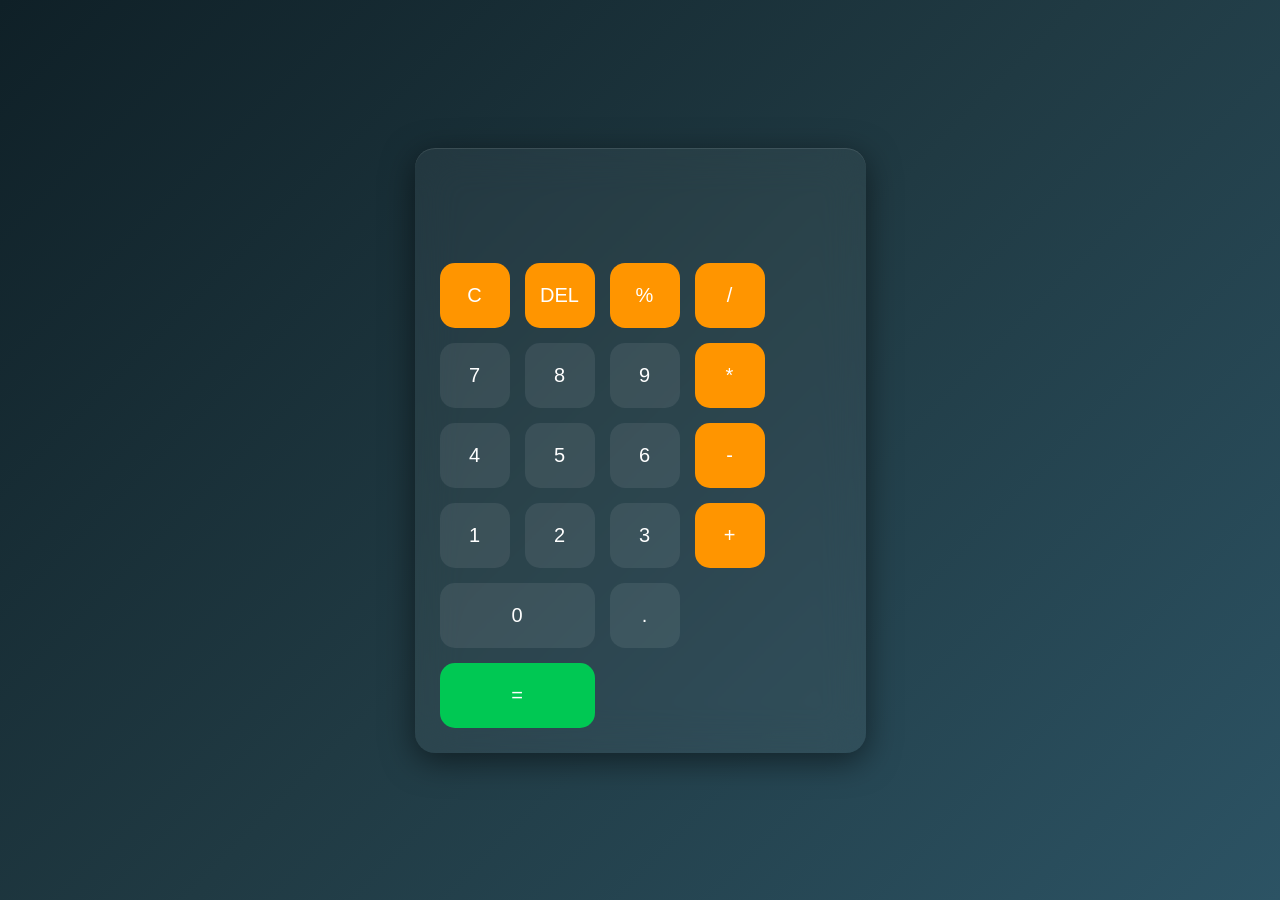
<file: CODSOFT/Calculator/index.html>
<!doctype html>
<html>
  <head>
    <title>Modern Calculator</title>
    <link rel="stylesheet" href="style.css" />
  </head>

  <body>
    <div class="calculator">
      <input type="text" id="display" disabled />

      <div class="buttons">
        <button class="operator">C</button>
        <button class="operator">DEL</button>
        <button class="operator">%</button>
        <button class="operator">/</button>

        <button>7</button>
        <button>8</button>
        <button>9</button>
        <button class="operator">*</button>

        <button>4</button>
        <button>5</button>
        <button>6</button>
        <button class="operator">-</button>

        <button>1</button>
        <button>2</button>
        <button>3</button>
        <button class="operator">+</button>

        <button class="zero">0</button>
        <button>.</button>
        <button class="equal">=</button>
      </div>
    </div>

    <script src="script.js"></script>
  </body>
</html>
</file>
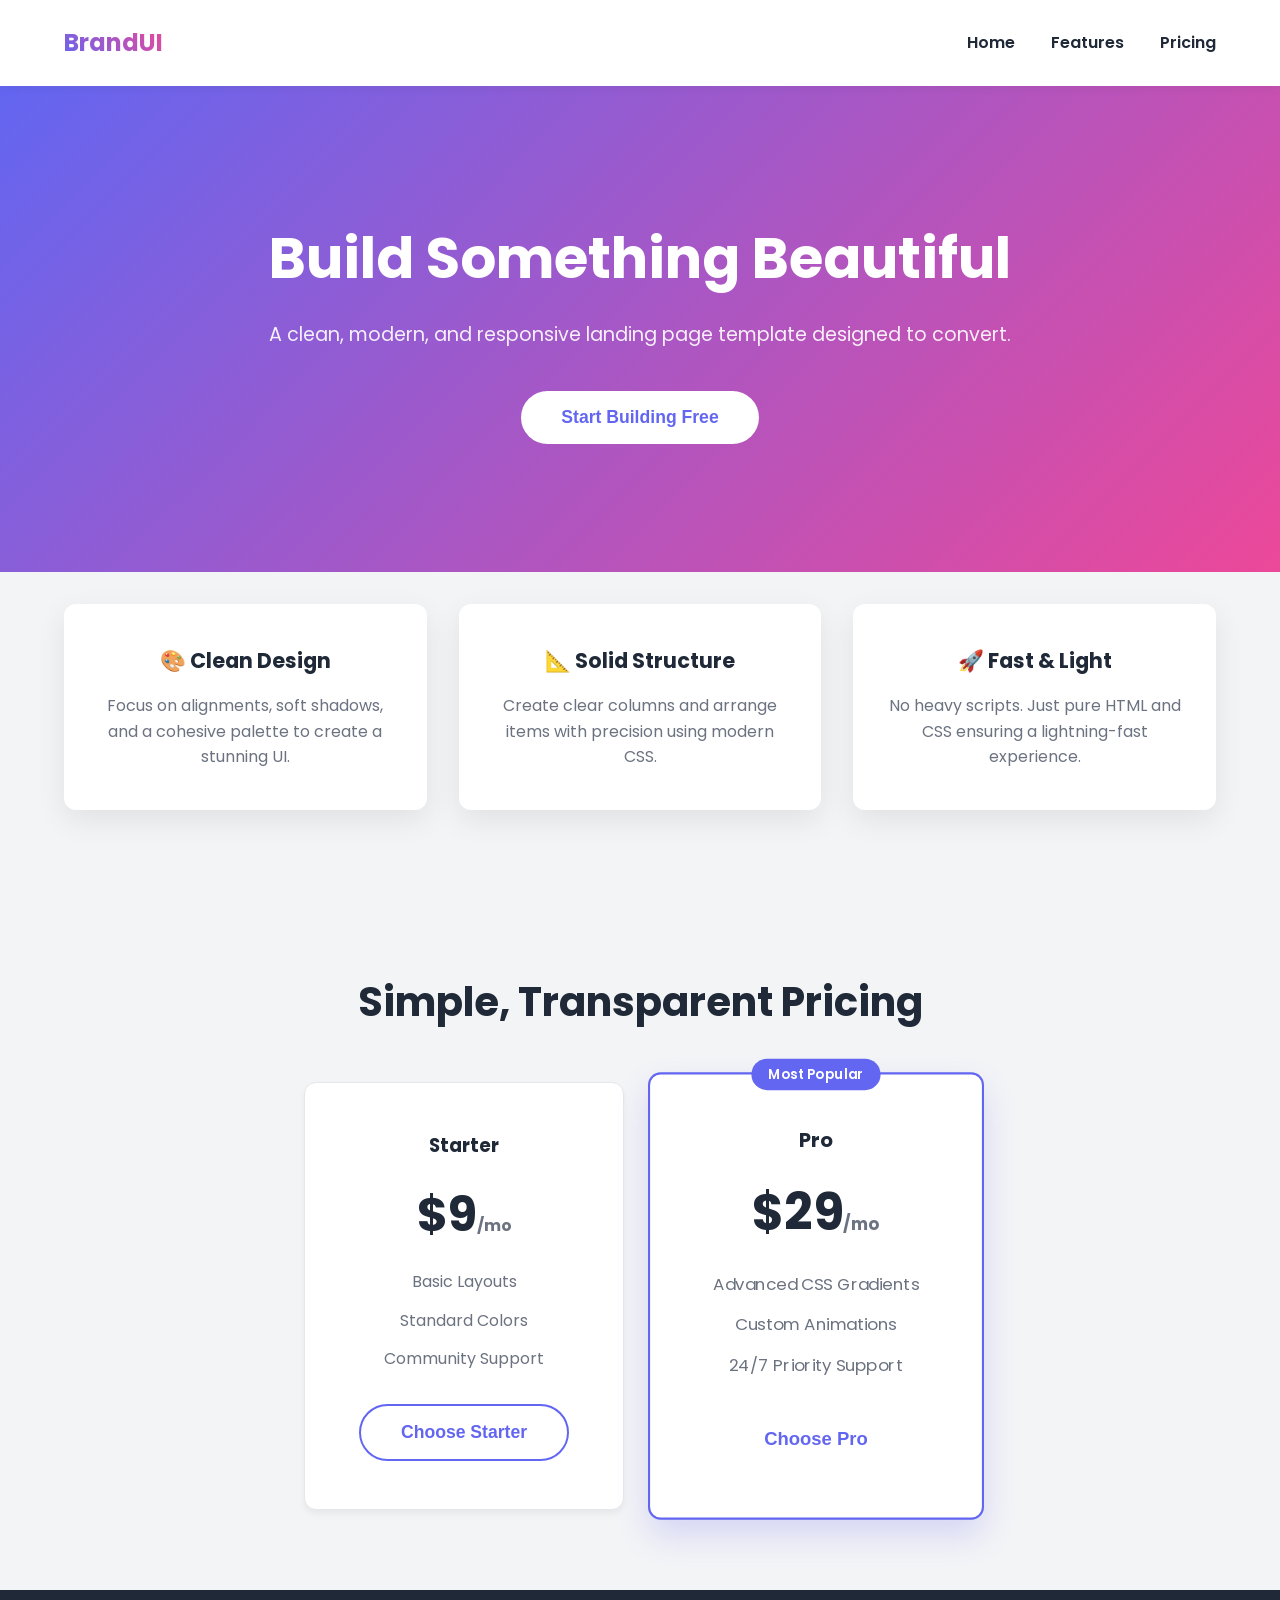
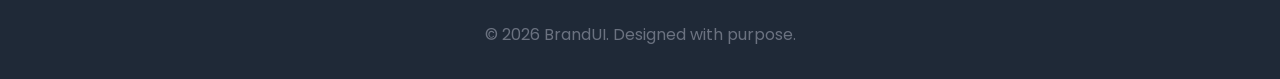
<file: CODSOFT/Landing_Page/index.html>
<!doctype html>
<html lang="en">
  <head>
    <meta charset="UTF-8" />
    <meta name="viewport" content="width=device-width, initial-scale=1.0" />
    <title>Modern Landing Page</title>
    <link
      href="https://fonts.googleapis.com/css2?family=Poppins:wght@300;400;600;700&display=swap"
      rel="stylesheet"
    />
    <link rel="stylesheet" href="style.css" />
  </head>
  <body>
    <header class="header">
      <div class="logo">BrandUI</div>
      <nav class="nav">
        <a href="#home">Home</a>
        <a href="#features">Features</a>
        <a href="#pricing">Pricing</a>
      </nav>
    </header>

    <section class="hero" id="home">
      <h1>Build Something Beautiful</h1>
      <p>
        A clean, modern, and responsive landing page template designed to
        convert.
      </p>
      <button class="btn">Start Building Free</button>
    </section>

    <section class="features" id="features">
      <div class="card">
        <h3>🎨 Clean Design</h3>
        <p>
          Focus on alignments, soft shadows, and a cohesive palette to create a
          stunning UI.
        </p>
      </div>
      <div class="card">
        <h3>📐 Solid Structure</h3>
        <p>
          Create clear columns and arrange items with precision using modern
          CSS.
        </p>
      </div>
      <div class="card">
        <h3>🚀 Fast & Light</h3>
        <p>
          No heavy scripts. Just pure HTML and CSS ensuring a lightning-fast
          experience.
        </p>
      </div>
    </section>

    <section class="pricing" id="pricing">
      <h2>Simple, Transparent Pricing</h2>
      <div class="pricing-container">
        <div class="price-card">
          <h3>Starter</h3>
          <h4 class="price">$9<span>/mo</span></h4>
          <ul class="plan-features">
            <li>Basic Layouts</li>
            <li>Standard Colors</li>
            <li>Community Support</li>
          </ul>
          <button class="btn outline-btn">Choose Starter</button>
        </div>

        <div class="price-card popular">
          <div class="badge">Most Popular</div>
          <h3>Pro</h3>
          <h4 class="price">$29<span>/mo</span></h4>
          <ul class="plan-features">
            <li>Advanced CSS Gradients</li>
            <li>Custom Animations</li>
            <li>24/7 Priority Support</li>
          </ul>
          <button class="btn">Choose Pro</button>
        </div>
      </div>
    </section>

    <footer class="footer">
      <p>&copy; 2026 BrandUI. Designed with purpose.</p>
    </footer>
  </body>
</html>
</file>
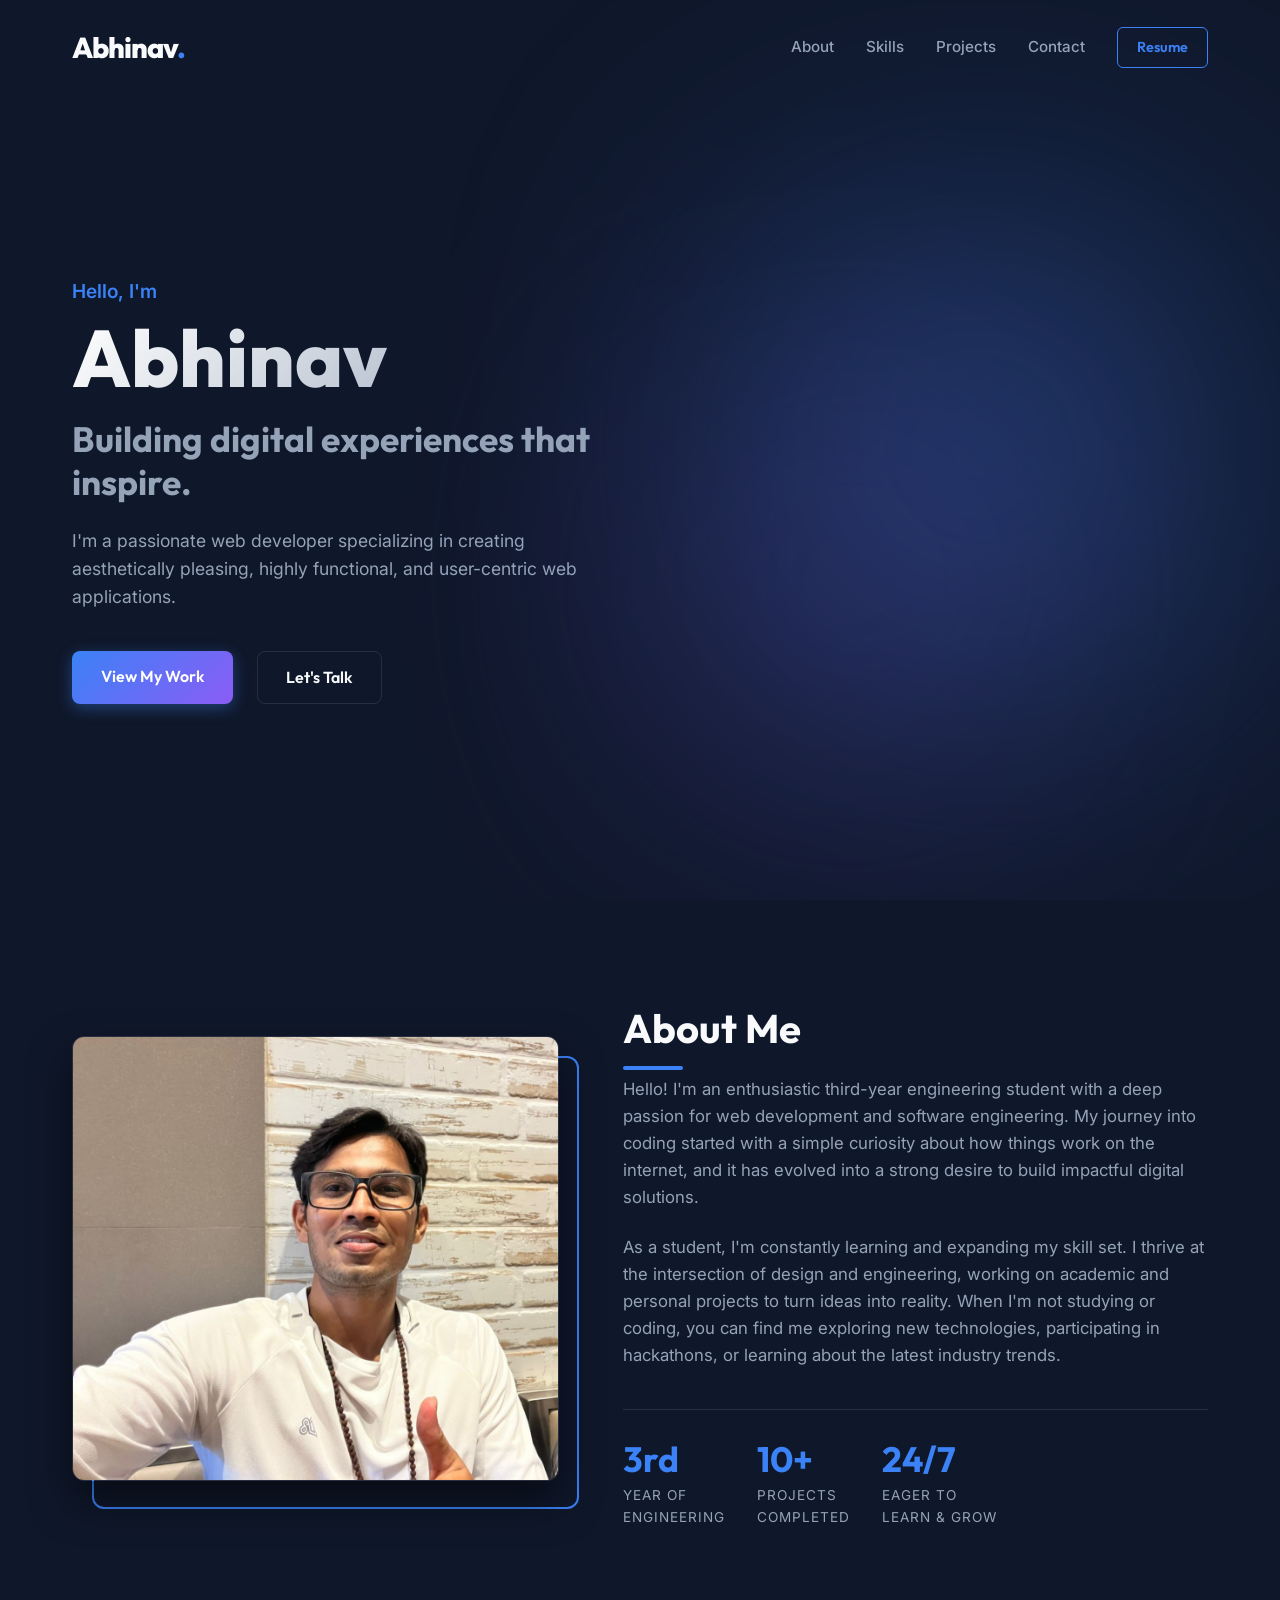
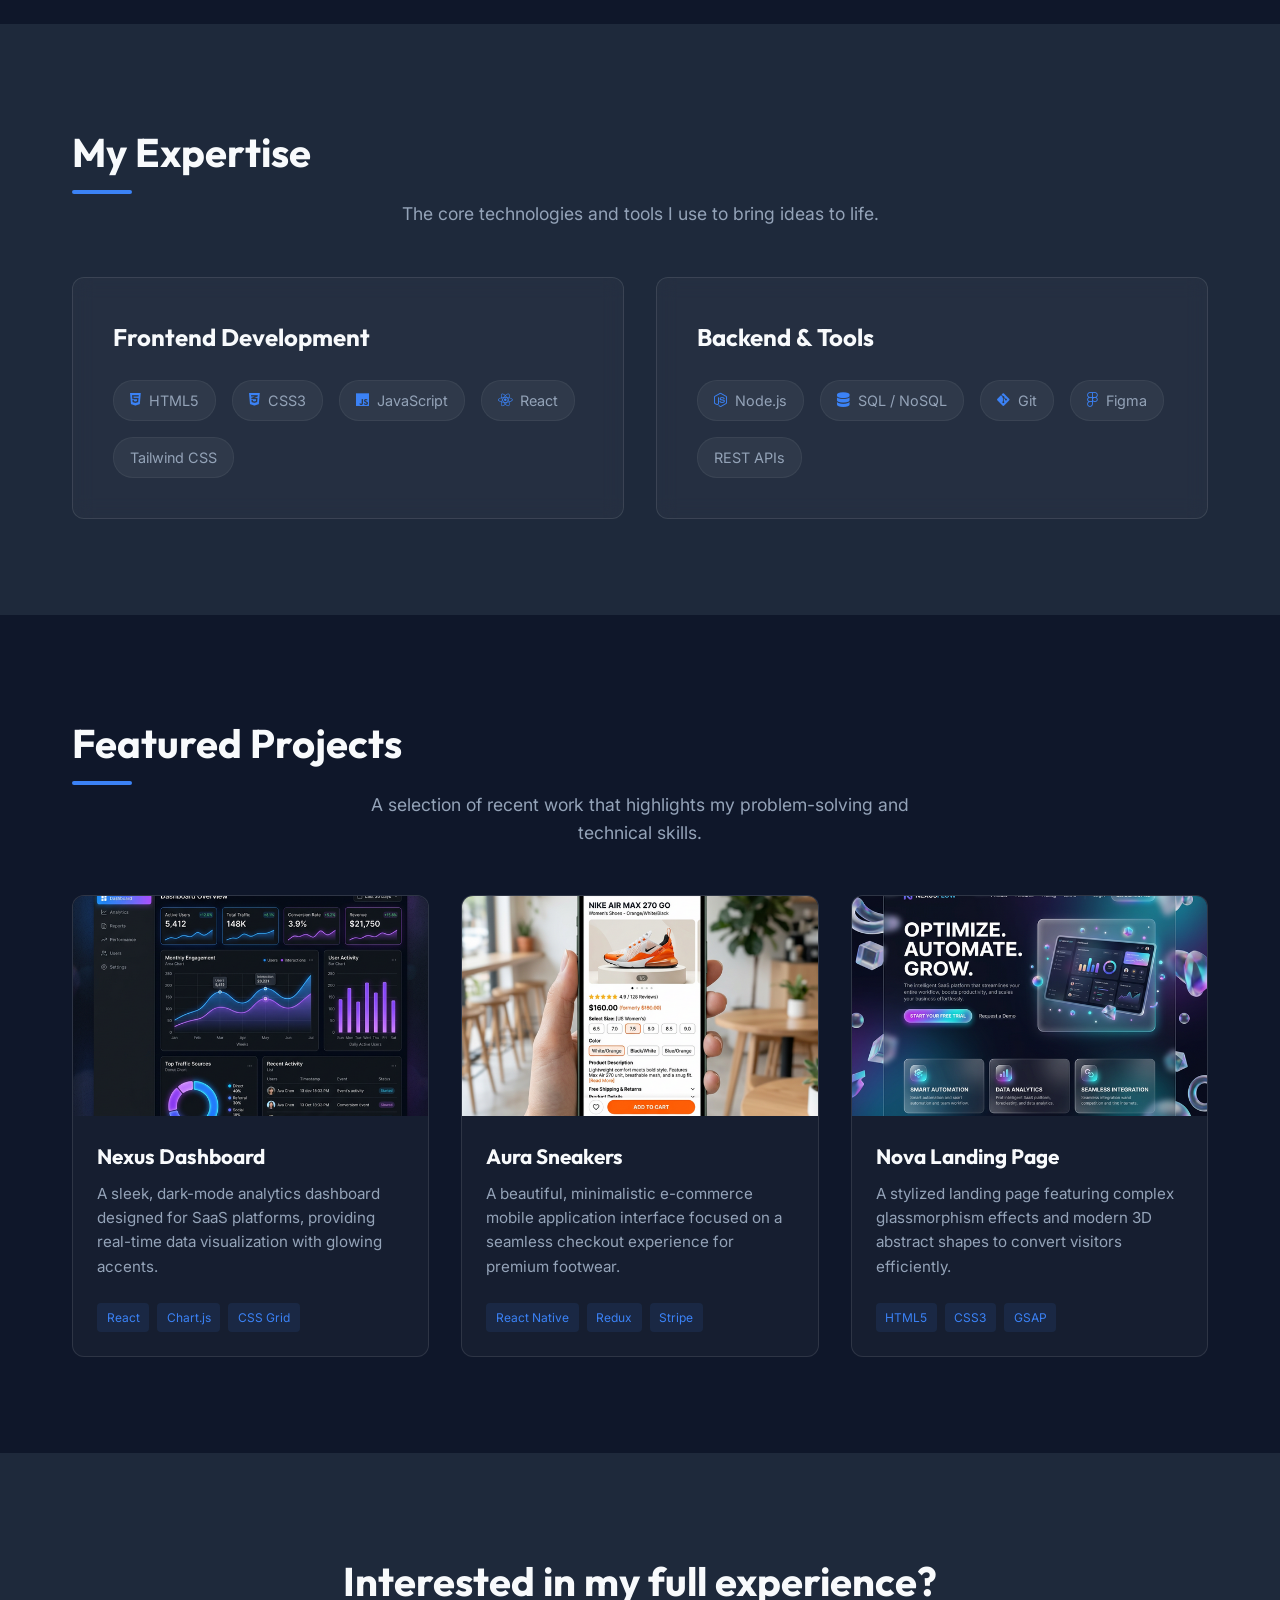
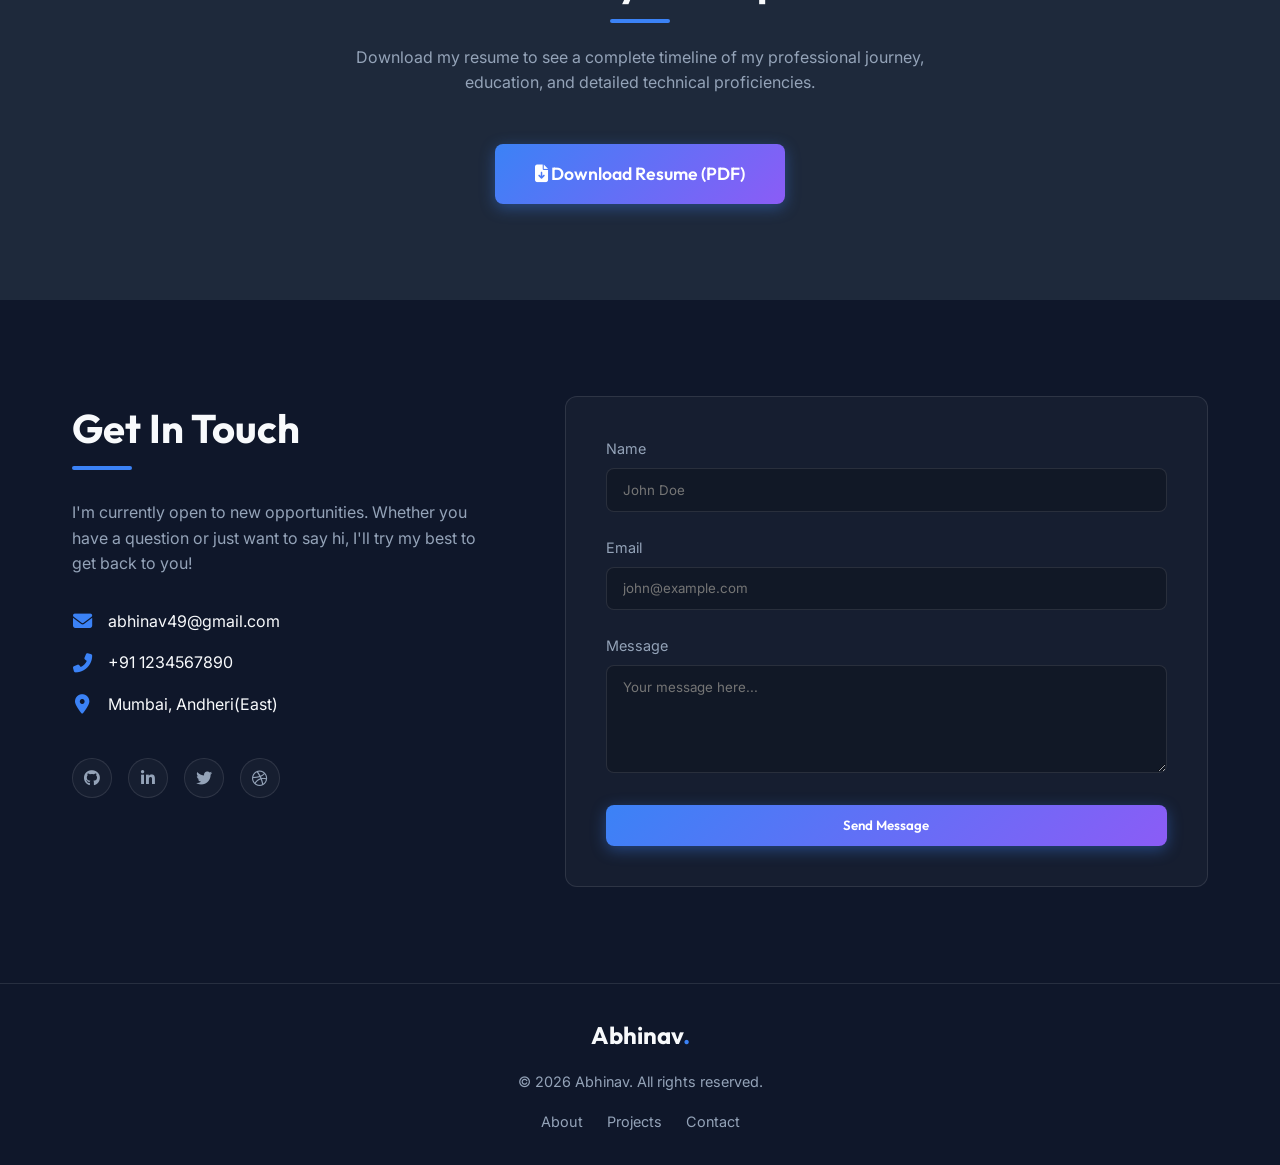
<file: CODSOFT/Personal_Portfolio/index.html>
<!doctype html>
<html lang="en">
  <head>
    <meta charset="UTF-8" />
    <meta name="viewport" content="width=device-width, initial-scale=1.0" />
    <title>Abhinav - Personal Portfolio</title>
    <meta
      name="description"
      content="Personal portfolio of Abhinav, showcasing skills, projects, and experience as a web developer."
    />
    <!-- Google Fonts -->
    <link rel="preconnect" href="https://fonts.googleapis.com" />
    <link rel="preconnect" href="https://fonts.gstatic.com" crossorigin />
    <link
      href="https://fonts.googleapis.com/css2?family=Inter:wght@300;400;500;600&family=Outfit:wght@400;700;800&display=swap"
      rel="stylesheet"
    />
    <!-- Font Awesome for Icons -->
    <link
      rel="stylesheet"
      href="https://cdnjs.cloudflare.com/ajax/libs/font-awesome/6.4.0/css/all.min.css"
    />
    <link rel="stylesheet" href="style.css" />
  </head>

  <body>
    <!-- Navigation -->
    <nav id="navbar">
      <div class="container nav-content">
        <a href="#" class="logo">Abhinav<span>.</span></a>
        <ul class="nav-links">
          <li><a href="#about">About</a></li>
          <li><a href="#skills">Skills</a></li>
          <li><a href="#projects">Projects</a></li>
          <li><a href="#contact">Contact</a></li>
          <li><a href="#resume" class="btn-outline-small">Resume</a></li>
        </ul>
      </div>
    </nav>

    <!-- Header / Hero Section -->
    <header id="hero">
      <div class="container hero-content">
        <div class="hero-text">
          <span class="greeting">Hello, I'm</span>
          <h1 class="name">Abhinav</h1>
          <h2 class="tagline">Building digital experiences that inspire.</h2>
          <p class="hero-description">
            I'm a passionate web developer specializing in creating
            aesthetically pleasing, highly functional, and user-centric web
            applications.
          </p>
          <div class="hero-actions">
            <a href="#projects" class="btn-primary">View My Work</a>
            <a href="#contact" class="btn-secondary">Let's Talk</a>
          </div>
        </div>
        <!-- Decorative Elements -->
        <div class="hero-graphics">
          <div class="circle-1"></div>
          <div class="circle-2"></div>
          <!-- Optional graphic/logo can go here instead of pure CSS shapes -->
        </div>
      </div>
    </header>

    <!-- About Section -->
    <section id="about" class="section">
      <div class="container about-content">
        <div class="about-image-wrapper">
          <img
            src="./assets/IMG-20260227-WA0035.jpg"
            alt="Abhinav's Profile Picture"
            class="profile-img"
          />
          <div class="img-backdrop"></div>
        </div>
        <div class="about-text">
          <h2 class="section-title">About Me</h2>
          <p>
            Hello! I'm an enthusiastic third-year engineering student with a
            deep passion for web development and software engineering. My
            journey into coding started with a simple curiosity about how things
            work on the internet, and it has evolved into a strong desire to
            build impactful digital solutions.
          </p>
          <p>
            As a student, I'm constantly learning and expanding my skill set. I
            thrive at the intersection of design and engineering, working on
            academic and personal projects to turn ideas into reality. When I'm
            not studying or coding, you can find me exploring new technologies,
            participating in hackathons, or learning about the latest industry
            trends.
          </p>

          <div class="experience-stats">
            <div class="stat">
              <span class="stat-num">3rd</span>
              <span class="stat-text">Year of<br />Engineering</span>
            </div>
            <div class="stat">
              <span class="stat-num">10+</span>
              <span class="stat-text">Projects<br />Completed</span>
            </div>
            <div class="stat">
              <span class="stat-num">24/7</span>
              <span class="stat-text">Eager to<br />Learn & Grow</span>
            </div>
          </div>
        </div>
      </div>
    </section>

    <!-- Skills Section -->
    <section id="skills" class="section alternate-bg">
      <div class="container">
        <h2 class="section-title text-center">My Expertise</h2>
        <p class="section-subtitle text-center">
          The core technologies and tools I use to bring ideas to life.
        </p>

        <div class="skills-grid">
          <div class="skill-category">
            <h3>Frontend Development</h3>
            <div class="skill-tags">
              <span class="skill-tag"><i class="fab fa-html5"></i> HTML5</span>
              <span class="skill-tag"
                ><i class="fab fa-css3-alt"></i> CSS3</span
              >
              <span class="skill-tag"
                ><i class="fab fa-js"></i> JavaScript</span
              >
              <span class="skill-tag"><i class="fab fa-react"></i> React</span>
              <span class="skill-tag">Tailwind CSS</span>
            </div>
          </div>
          <div class="skill-category">
            <h3>Backend & Tools</h3>
            <div class="skill-tags">
              <span class="skill-tag"
                ><i class="fab fa-node-js"></i> Node.js</span
              >
              <span class="skill-tag"
                ><i class="fas fa-database"></i> SQL / NoSQL</span
              >
              <span class="skill-tag"><i class="fab fa-git-alt"></i> Git</span>
              <span class="skill-tag"><i class="fab fa-figma"></i> Figma</span>
              <span class="skill-tag">REST APIs</span>
            </div>
          </div>
        </div>
      </div>
    </section>

    <!-- Projects Section -->
    <section id="projects" class="section">
      <div class="container">
        <h2 class="section-title text-center">Featured Projects</h2>
        <p class="section-subtitle text-center">
          A selection of recent work that highlights my problem-solving and
          technical skills.
        </p>

        <div class="projects-grid">
          <!-- Project 1 -->
          <div class="project-card">
            <div class="project-img-container">
              <img
                src="./assets/project_1.png"
                alt="Nexus Dashboard Analytics"
                class="project-img"
              />
              <div class="project-overlay">
                <a href="#" class="project-link" aria-label="View Project 1"
                  ><i class="fas fa-external-link-alt"></i
                ></a>
                <a href="#" class="project-link" aria-label="View Source 1"
                  ><i class="fab fa-github"></i
                ></a>
              </div>
            </div>
            <div class="project-info">
              <h3>Nexus Dashboard</h3>
              <p>
                A sleek, dark-mode analytics dashboard designed for SaaS
                platforms, providing real-time data visualization with glowing
                accents.
              </p>
              <div class="project-tech">
                <span>React</span>
                <span>Chart.js</span>
                <span>CSS Grid</span>
              </div>
            </div>
          </div>

          <!-- Project 2 -->
          <div class="project-card">
            <div class="project-img-container">
              <img
                src="./assets/project_2.png"
                alt="Aura E-Commerce App"
                class="project-img"
              />
              <div class="project-overlay">
                <a href="#" class="project-link" aria-label="View Project 2"
                  ><i class="fas fa-external-link-alt"></i
                ></a>
                <a href="#" class="project-link" aria-label="View Source 2"
                  ><i class="fab fa-github"></i
                ></a>
              </div>
            </div>
            <div class="project-info">
              <h3>Aura Sneakers</h3>
              <p>
                A beautiful, minimalistic e-commerce mobile application
                interface focused on a seamless checkout experience for premium
                footwear.
              </p>
              <div class="project-tech">
                <span>React Native</span>
                <span>Redux</span>
                <span>Stripe</span>
              </div>
            </div>
          </div>

          <!-- Project 3 -->
          <div class="project-card">
            <div class="project-img-container">
              <img
                src="./assets/project_3.png"
                alt="Nova SaaS Landing Page"
                class="project-img"
              />
              <div class="project-overlay">
                <a href="#" class="project-link" aria-label="View Project 3"
                  ><i class="fas fa-external-link-alt"></i
                ></a>
                <a href="#" class="project-link" aria-label="View Source 3"
                  ><i class="fab fa-github"></i
                ></a>
              </div>
            </div>
            <div class="project-info">
              <h3>Nova Landing Page</h3>
              <p>
                A stylized landing page featuring complex glassmorphism effects
                and modern 3D abstract shapes to convert visitors efficiently.
              </p>
              <div class="project-tech">
                <span>HTML5</span>
                <span>CSS3</span>
                <span>GSAP</span>
              </div>
            </div>
          </div>
        </div>
      </div>
    </section>

    <!-- Resume Section -->
    <section id="resume" class="section alternate-bg text-center">
      <div class="container resume-content">
        <h2 class="section-title">Interested in my full experience?</h2>
        <p>
          Download my resume to see a complete timeline of my professional
          journey, education, and detailed technical proficiencies.
        </p>
        <a
          href="./assets/resume.pdf"
          class="btn-primary btn-large mt-4"
          download
        >
          <i class="fas fa-file-download"></i> Download Resume (PDF)
        </a>
      </div>
    </section>

    <!-- Contact Section -->
    <section id="contact" class="section">
      <div class="container">
        <div class="contact-wrapper">
          <div class="contact-info">
            <h2 class="section-title">Get In Touch</h2>
            <p>
              I'm currently open to new opportunities. Whether you have a
              question or just want to say hi, I'll try my best to get back to
              you!
            </p>

            <ul class="contact-details">
              <li>
                <i class="fas fa-envelope"></i>
                <a href="mailto:hello@abhinav.dev">abhinav49@gmail.com</a>
              </li>
              <li>
                <i class="fas fa-phone-alt"></i>
                <a href="tel:+1234567890">+91 1234567890</a>
              </li>
              <li>
                <i class="fas fa-map-marker-alt"></i> Mumbai, Andheri(East)
              </li>
            </ul>

            <div class="social-links">
              <a href="#" aria-label="GitHub"><i class="fab fa-github"></i></a>
              <a href="#" aria-label="LinkedIn"
                ><i class="fab fa-linkedin-in"></i
              ></a>
              <a href="#" aria-label="Twitter"
                ><i class="fab fa-twitter"></i
              ></a>
              <a href="#" aria-label="Dribbble"
                ><i class="fab fa-dribbble"></i
              ></a>
            </div>
          </div>

          <div class="contact-form-container">
            <form
              id="contact-form"
              class="contact-form"
              onsubmit="
                event.preventDefault();
                alert('Message sent!');
              "
            >
              <div class="form-group">
                <label for="name">Name</label>
                <input
                  type="text"
                  id="name"
                  name="name"
                  required
                  placeholder="John Doe"
                />
              </div>
              <div class="form-group">
                <label for="email">Email</label>
                <input
                  type="email"
                  id="email"
                  name="email"
                  required
                  placeholder="john@example.com"
                />
              </div>
              <div class="form-group">
                <label for="message">Message</label>
                <textarea
                  id="message"
                  name="message"
                  rows="5"
                  required
                  placeholder="Your message here..."
                ></textarea>
              </div>
              <button type="submit" class="btn-primary w-100">
                Send Message
              </button>
            </form>
          </div>
        </div>
      </div>
    </section>

    <!-- Footer -->
    <footer>
      <div class="container">
        <div class="footer-content">
          <div class="footer-logo">Abhinav<span>.</span></div>
          <p>
            &copy; <span id="year">2026</span> Abhinav. All rights reserved.
          </p>
          <div class="footer-links">
            <a href="#about">About</a>
            <a href="#projects">Projects</a>
            <a href="#contact">Contact</a>
          </div>
        </div>
      </div>
    </footer>

    <script>
      // Update footer year dynamically
      document.getElementById("year").textContent = new Date().getFullYear();

      // Simple sticky navbar effect
      window.addEventListener("scroll", () => {
        const navbar = document.getElementById("navbar");
        if (window.scrollY > 50) {
          navbar.classList.add("scrolled");
        } else {
          navbar.classList.remove("scrolled");
        }
      });
    </script>
  </body>
</html>
</file>
<file: CODSOFT/Calculator/style.css>
* {
  margin: 0;
  padding: 0;
  box-sizing: border-box;
  font-family: "Segoe UI", sans-serif;
}

body {
  height: 100vh;
  display: flex;
  justify-content: center;
  align-items: center;

  background: linear-gradient(135deg, #0f2027, #203a43, #2c5364);
}

.calculator {
  background: rgba(255, 255, 255, 0.05);
  backdrop-filter: blur(20px);

  padding: 25px;
  border-radius: 20px;

  box-shadow:
    0 8px 32px rgba(0, 0, 0, 0.5),
    inset 0 1px 0 rgba(255, 255, 255, 0.1);
}

#display {
  width: 100%;
  height: 70px;

  background: transparent;

  border: none;

  outline: none;

  font-size: 32px;

  text-align: right;

  color: white;

  margin-bottom: 20px;
}

.buttons {
  display: grid;

  grid-template-columns: repeat(4, 70px);

  gap: 15px;
}

button {
  height: 65px;

  border-radius: 15px;

  border: none;

  font-size: 20px;

  cursor: pointer;

  background: rgba(255, 255, 255, 0.08);

  color: white;

  transition: all 0.2s ease;
}

button:hover {
  transform: scale(1.08);

  background: rgba(255, 255, 255, 0.2);
}

.operator {
  background: #ff9500;

  color: white;
}

.equal {
  background: #00c853;

  grid-column: span 2;
}

.zero {
  grid-column: span 2;
}
</file>
<file: CODSOFT/Landing_Page/style.css>
/* --- Modern Variables --- */
:root {
  --primary: #6366f1; /* Modern Indigo */
  --secondary: #ec4899; /* Vibrant Pink */
  --text-dark: #1f2937;
  --text-light: #6b7280;
  --bg-light: #f3f4f6;
  --white: #ffffff;
}

/* --- Base Reset --- */
* {
  margin: 0;
  padding: 0;
  box-sizing: border-box;
}

body {
  font-family: "Poppins", sans-serif; /* Applied the new Google Font */
  background-color: var(--bg-light);
  color: var(--text-dark);
  line-height: 1.6;
}

/* --- Header --- */
.header {
  display: flex;
  justify-content: space-between;
  align-items: center;
  padding: 1.5rem 5%;
  background-color: var(--white);
  box-shadow: 0 2px 10px rgba(0, 0, 0, 0.05);
  position: sticky;
  top: 0;
  z-index: 100;
}

.logo {
  font-size: 1.5rem;
  font-weight: 700;
  /* Gradient Text Effect */
  background: linear-gradient(45deg, var(--primary), var(--secondary));
  -webkit-background-clip: text; /* Keeps older WebKit browsers happy */
  background-clip: text; /* Standard property that clears your editor's error */
  -webkit-text-fill-color: transparent;
}
.nav a {
  text-decoration: none;
  color: var(--text-dark);
  margin-left: 2rem;
  font-weight: 600;
  transition: color 0.3s;
}

.nav a:hover {
  color: var(--primary);
}

/* --- Hero Section with Gradient --- */
.hero {
  text-align: center;
  padding: 8rem 2rem;
  color: var(--white);
  /* Modern diagonal gradient background */
  background: linear-gradient(135deg, var(--primary) 0%, var(--secondary) 100%);
}

.hero h1 {
  font-size: 3.5rem;
  margin-bottom: 1rem;
  font-weight: 700;
}

.hero p {
  font-size: 1.2rem;
  margin-bottom: 2.5rem;
  opacity: 0.9;
}

/* --- Buttons --- */
.btn {
  background-color: var(--white);
  color: var(--primary);
  border: none;
  padding: 1rem 2.5rem;
  font-size: 1.1rem;
  font-weight: 600;
  border-radius: 50px; /* Pill-shaped buttons */
  cursor: pointer;
  transition:
    transform 0.2s,
    box-shadow 0.2s; /* Smooth hover */
}

.btn:hover {
  transform: translateY(-3px); /* Lifts up slightly */
  box-shadow: 0 10px 20px rgba(0, 0, 0, 0.2);
}

.outline-btn {
  background-color: transparent;
  color: var(--primary);
  border: 2px solid var(--primary);
}

.outline-btn:hover {
  background-color: var(--primary);
  color: var(--white);
}

/* --- Features Section --- */
.features {
  display: flex;
  justify-content: center;
  gap: 2rem;
  padding: 5rem 5%;
  flex-wrap: wrap;
  margin-top: -3rem; /* Pulls cards up into the hero section slightly */
}

.card {
  background-color: var(--white);
  padding: 2.5rem 2rem;
  border-radius: 12px; /* Smoother, rounder corners */
  box-shadow: 0 10px 30px rgba(0, 0, 0, 0.08); /* Deep, soft shadow */
  flex: 1;
  min-width: 280px;
  text-align: center;
  transition: transform 0.3s;
}

.card:hover {
  transform: translateY(-10px); /* Lifts the card on hover */
}

.card h3 {
  margin-bottom: 1rem;
  font-size: 1.3rem;
  color: var(--text-dark);
}

.card p {
  color: var(--text-light);
}

/* --- EXTRA FEATURE: Pricing Section --- */
.pricing {
  padding: 5rem 5%;
  text-align: center;
}

.pricing h2 {
  font-size: 2.5rem;
  margin-bottom: 3rem;
}

.pricing-container {
  display: flex;
  justify-content: center;
  gap: 2rem;
  flex-wrap: wrap;
  align-items: center; /* Aligns items in the middle */
}

.price-card {
  background-color: var(--white);
  padding: 3rem 2rem;
  border-radius: 12px;
  box-shadow: 0 4px 6px rgba(0, 0, 0, 0.05);
  width: 320px;
  position: relative;
  border: 1px solid #e5e7eb;
}

/* Highlighted Pro Plan */
.price-card.popular {
  border: 2px solid var(--primary);
  box-shadow: 0 15px 30px rgba(99, 102, 241, 0.2);
  transform: scale(1.05); /* Makes the popular plan slightly bigger */
}

.badge {
  position: absolute;
  top: -15px;
  left: 50%;
  transform: translateX(-50%);
  background-color: var(--primary);
  color: var(--white);
  padding: 0.3rem 1rem;
  border-radius: 20px;
  font-size: 0.8rem;
  font-weight: 600;
}

.price {
  font-size: 3rem;
  font-weight: 700;
  color: var(--text-dark);
  margin: 1rem 0;
}

.price span {
  font-size: 1rem;
  color: var(--text-light);
}

.plan-features {
  list-style: none;
  margin-bottom: 2rem;
  color: var(--text-light);
}

.plan-features li {
  margin-bottom: 0.8rem;
}

/* --- Footer --- */
.footer {
  text-align: center;
  padding: 2rem;
  background-color: var(--text-dark);
  color: var(--text-light);
}
</file>
<file: CODSOFT/Personal_Portfolio/style.css>
/* =========================================================================
   Base Layout & CSS Variables
   ========================================================================= */
:root {
    --bg-color: #0f172a;
    /* Deep dark blue */
    --bg-color-alt: #1e293b;
    /* Slightly lighter blue for sections */
    --text-main: #f8fafc;
    /* Off-white */
    --text-muted: #94a3b8;
    /* Muted blue-gray */
    --primary: #3b82f6;
    /* Bright blue */
    --primary-glow: rgba(59, 130, 246, 0.4);
    --primary-hover: #2563eb;
    --secondary: #8b5cf6;
    /* Purple accent */
    --accent: #f59e0b;
    /* Orange/gold accent */
    --card-bg: rgba(255, 255, 255, 0.03);
    --card-border: rgba(255, 255, 255, 0.1);
    --nav-blur: rgba(15, 23, 42, 0.85);

    --font-body: 'Inter', sans-serif;
    --font-heading: 'Outfit', sans-serif;

    --transition: all 0.3s ease;
}

html {
    scroll-behavior: smooth;
}

* {
    box-sizing: border-box;
    margin: 0;
    padding: 0;
}

body {
    font-family: var(--font-body);
    background-color: var(--bg-color);
    color: var(--text-main);
    line-height: 1.6;
    overflow-x: hidden;
}

a {
    text-decoration: none;
    color: inherit;
    transition: var(--transition);
}

ul {
    list-style: none;
}

.container {
    max-width: 1200px;
    margin: 0 auto;
    padding: 0 2rem;
}

/* Typography Utilities */
.text-center {
    text-align: center;
}

.w-100 {
    width: 100%;
}

.mt-4 {
    margin-top: 2rem;
}

/* =========================================================================
   Buttons & Links
   ========================================================================= */
.btn-primary,
.btn-secondary,
.btn-outline-small {
    display: inline-block;
    padding: 0.8rem 1.8rem;
    border-radius: 8px;
    font-weight: 600;
    font-family: var(--font-heading);
    cursor: pointer;
    transition: var(--transition);
    border: none;
    outline: none;
    text-align: center;
}

.btn-primary {
    background: linear-gradient(135deg, var(--primary), var(--secondary));
    color: #fff;
    box-shadow: 0 4px 15px var(--primary-glow);
}

.btn-primary:hover {
    box-shadow: 0 6px 20px var(--primary-glow);
    transform: translateY(-2px);
    background: linear-gradient(135deg, var(--primary-hover), #7c3aed);
}

.btn-secondary {
    background: transparent;
    color: var(--text-main);
    border: 1px solid var(--card-border);
}

.btn-secondary:hover {
    background: var(--card-bg);
    border-color: var(--text-main);
    transform: translateY(-2px);
}

.btn-outline-small {
    padding: 0.5rem 1.2rem;
    border: 1px solid var(--primary);
    color: var(--primary);
    border-radius: 6px;
    font-size: 0.9rem;
}

.btn-outline-small:hover {
    background: var(--primary);
    color: #fff;
    box-shadow: 0 4px 10px var(--primary-glow);
}

.btn-large {
    padding: 1rem 2.5rem;
    font-size: 1.1rem;
}

/* =========================================================================
   Navigation
   ========================================================================= */
nav {
    position: fixed;
    top: 0;
    left: 0;
    width: 100%;
    z-index: 1000;
    padding: 1.5rem 0;
    transition: var(--transition);
}

nav.scrolled {
    background: var(--nav-blur);
    backdrop-filter: blur(10px);
    -webkit-backdrop-filter: blur(10px);
    padding: 1rem 0;
    border-bottom: 1px solid var(--card-border);
}

.nav-content {
    display: flex;
    justify-content: space-between;
    align-items: center;
}

.logo {
    font-family: var(--font-heading);
    font-size: 1.8rem;
    font-weight: 800;
    letter-spacing: -1px;
    color: var(--text-main);
}

.logo span {
    color: var(--primary);
}

.nav-links {
    display: flex;
    align-items: center;
    gap: 2rem;
}

.nav-links a:not(.btn-outline-small) {
    font-size: 0.95rem;
    font-weight: 500;
    color: var(--text-muted);
}

.nav-links a:not(.btn-outline-small):hover {
    color: var(--primary);
}

/* =========================================================================
   Hero Section
   ========================================================================= */
#hero {
    min-height: 100vh;
    display: flex;
    align-items: center;
    position: relative;
    padding-top: 80px;
    overflow: hidden;
}

.hero-content {
    display: grid;
    grid-template-columns: 1fr 1fr;
    gap: 4rem;
    align-items: center;
    position: relative;
    z-index: 2;
}

.hero-text {
    max-width: 600px;
}

.greeting {
    color: var(--primary);
    font-weight: 600;
    font-size: 1.2rem;
    display: block;
    margin-bottom: 0.5rem;
}

.name {
    font-family: var(--font-heading);
    font-size: 5rem;
    line-height: 1.1;
    font-weight: 800;
    margin-bottom: 1rem;
    background: linear-gradient(135deg, #fff, var(--text-muted));
    -webkit-background-clip: text;
    background-clip: text;
    -webkit-text-fill-color: transparent;
}

.tagline {
    font-family: var(--font-heading);
    font-size: 2.2rem;
    color: var(--text-muted);
    line-height: 1.2;
    margin-bottom: 1.5rem;
}

.hero-description {
    font-size: 1.1rem;
    color: var(--text-muted);
    margin-bottom: 2.5rem;
}

.hero-actions {
    display: flex;
    gap: 1.5rem;
}

/* Hero Background Graphics */
.hero-graphics {
    position: absolute;
    right: 0;
    top: 50%;
    transform: translateY(-50%);
    width: 600px;
    height: 600px;
    pointer-events: none;
    z-index: -1;
}

.circle-1 {
    position: absolute;
    width: 400px;
    height: 400px;
    background: var(--primary);
    border-radius: 50%;
    top: 10%;
    right: 10%;
    filter: blur(150px);
    opacity: 0.5;
    animation: float 8s ease-in-out infinite alternate;
}

.circle-2 {
    position: absolute;
    width: 300px;
    height: 300px;
    background: var(--secondary);
    border-radius: 50%;
    bottom: 10%;
    left: 10%;
    filter: blur(150px);
    opacity: 0.4;
    animation: float 10s ease-in-out infinite alternate-reverse;
}

@keyframes float {
    0% {
        transform: translateY(0) scale(1);
    }

    100% {
        transform: translateY(-30px) scale(1.05);
    }
}

/* =========================================================================
   Sections General Setup
   ========================================================================= */
.section {
    padding: 6rem 0;
}

.alternate-bg {
    background-color: var(--bg-color-alt);
}

.section-title {
    font-family: var(--font-heading);
    font-size: 2.5rem;
    margin-bottom: 1rem;
    position: relative;
    display: inline-block;
}

.section-title::after {
    content: '';
    position: absolute;
    bottom: -10px;
    left: 0;
    width: 60px;
    height: 4px;
    background: var(--primary);
    border-radius: 2px;
}

.text-center .section-title::after {
    left: 50%;
    transform: translateX(-50%);
}

.section-subtitle {
    font-size: 1.1rem;
    color: var(--text-muted);
    margin-bottom: 3rem;
    max-width: 600px;
    margin-left: auto;
    margin-right: auto;
}

/* =========================================================================
   About Section
   ========================================================================= */
.about-content {
    display: grid;
    grid-template-columns: 1fr 1.2fr;
    gap: 4rem;
    align-items: center;
}

.about-image-wrapper {
    position: relative;
    border-radius: 12px;
}

.profile-img {
    width: 100%;
    height: auto;
    border-radius: 12px;
    object-fit: cover;
    z-index: 2;
    position: relative;
    box-shadow: 0 20px 40px rgba(0, 0, 0, 0.5);
    border: 1px solid var(--card-border);
}

.img-backdrop {
    position: absolute;
    top: 20px;
    left: 20px;
    width: 100%;
    height: 100%;
    border: 2px solid var(--primary);
    border-radius: 12px;
    z-index: 1;
}

.about-text p {
    color: var(--text-muted);
    margin-bottom: 1.5rem;
    font-size: 1.05rem;
}

.experience-stats {
    display: flex;
    gap: 2rem;
    margin-top: 2.5rem;
    padding-top: 2rem;
    border-top: 1px solid var(--card-border);
}

.stat {
    display: flex;
    flex-direction: column;
}

.stat-num {
    font-family: var(--font-heading);
    font-size: 2.2rem;
    font-weight: 700;
    color: var(--primary);
    line-height: 1;
    margin-bottom: 0.5rem;
}

.stat-text {
    font-size: 0.85rem;
    color: var(--text-muted);
    text-transform: uppercase;
    letter-spacing: 1px;
}

/* =========================================================================
   Skills Section
   ========================================================================= */
.skills-grid {
    display: grid;
    grid-template-columns: repeat(2, 1fr);
    gap: 2rem;
}

.skill-category {
    background: var(--card-bg);
    border: 1px solid var(--card-border);
    border-radius: 12px;
    padding: 2.5rem;
    backdrop-filter: blur(10px);
    transition: var(--transition);
}

.skill-category:hover {
    transform: translateY(-5px);
    border-color: rgba(255, 255, 255, 0.2);
    box-shadow: 0 10px 30px rgba(0, 0, 0, 0.3);
}

.skill-category h3 {
    font-family: var(--font-heading);
    font-size: 1.5rem;
    margin-bottom: 1.5rem;
    color: var(--text-main);
}

.skill-tags {
    display: flex;
    flex-wrap: wrap;
    gap: 1rem;
}

.skill-tag {
    background: rgba(255, 255, 255, 0.05);
    padding: 0.5rem 1rem;
    border-radius: 20px;
    font-size: 0.9rem;
    color: var(--text-muted);
    border: 1px solid rgba(255, 255, 255, 0.05);
    display: flex;
    align-items: center;
    gap: 0.5rem;
    transition: var(--transition);
}

.skill-tag:hover {
    background: rgba(255, 255, 255, 0.1);
    color: var(--text-main);
    border-color: var(--primary);
    transform: translateY(-2px);
}

.skill-tag i {
    color: var(--primary);
}

/* =========================================================================
   Projects Section
   ========================================================================= */
.projects-grid {
    display: grid;
    grid-template-columns: repeat(3, 1fr);
    gap: 2rem;
}

.project-card {
    background: var(--card-bg);
    border: 1px solid var(--card-border);
    border-radius: 12px;
    overflow: hidden;
    transition: var(--transition);
}

.project-card:hover {
    transform: translateY(-10px);
    border-color: rgba(255, 255, 255, 0.2);
    box-shadow: 0 15px 40px rgba(0, 0, 0, 0.4);
}

.project-img-container {
    position: relative;
    width: 100%;
    height: 220px;
    overflow: hidden;
}

.project-img {
    width: 100%;
    height: 100%;
    object-fit: cover;
    transition: transform 0.5s ease;
}

.project-card:hover .project-img {
    transform: scale(1.05);
}

.project-overlay {
    position: absolute;
    top: 0;
    left: 0;
    width: 100%;
    height: 100%;
    background: rgba(15, 23, 42, 0.8);
    display: flex;
    justify-content: center;
    align-items: center;
    gap: 1.5rem;
    opacity: 0;
    transition: var(--transition);
}

.project-card:hover .project-overlay {
    opacity: 1;
}

.project-link {
    width: 45px;
    height: 45px;
    background: var(--primary);
    border-radius: 50%;
    display: flex;
    justify-content: center;
    align-items: center;
    color: #fff;
    font-size: 1.2rem;
    transform: translateY(20px);
    transition: all 0.3s cubic-bezier(0.175, 0.885, 0.32, 1.275);
}

.project-card:hover .project-link {
    transform: translateY(0);
}

.project-link:hover {
    background: #fff;
    color: var(--primary);
}

.project-info {
    padding: 1.5rem;
}

.project-info h3 {
    font-family: var(--font-heading);
    font-size: 1.3rem;
    margin-bottom: 0.5rem;
}

.project-info p {
    color: var(--text-muted);
    font-size: 0.95rem;
    margin-bottom: 1.5rem;
}

.project-tech {
    display: flex;
    flex-wrap: wrap;
    gap: 0.5rem;
}

.project-tech span {
    font-size: 0.75rem;
    padding: 0.3rem 0.6rem;
    background: rgba(59, 130, 246, 0.1);
    color: var(--primary);
    border-radius: 4px;
}

/* =========================================================================
   Resume Section
   ========================================================================= */
.resume-content p {
    color: var(--text-muted);
    max-width: 600px;
    margin: 1rem auto;
}

/* =========================================================================
   Contact Section
   ========================================================================= */
.contact-wrapper {
    display: grid;
    grid-template-columns: 1fr 1.5fr;
    gap: 4rem;
}

.contact-info p {
    color: var(--text-muted);
    margin-bottom: 2rem;
    margin-top: 1.5rem;
}

.contact-details {
    margin-bottom: 2.5rem;
}

.contact-details li {
    display: flex;
    align-items: center;
    gap: 1rem;
    margin-bottom: 1rem;
    color: var(--text-main);
}

.contact-details i {
    color: var(--primary);
    font-size: 1.2rem;
    width: 20px;
    text-align: center;
}

.contact-details a:hover {
    color: var(--primary);
}

.social-links {
    display: flex;
    gap: 1rem;
}

.social-links a {
    width: 40px;
    height: 40px;
    background: var(--card-bg);
    border: 1px solid var(--card-border);
    border-radius: 50%;
    display: flex;
    justify-content: center;
    align-items: center;
    color: var(--text-muted);
    transition: var(--transition);
}

.social-links a:hover {
    background: var(--primary);
    color: #fff;
    border-color: var(--primary);
    transform: translateY(-3px);
}

.contact-form {
    background: var(--card-bg);
    border: 1px solid var(--card-border);
    padding: 2.5rem;
    border-radius: 12px;
}

.form-group {
    margin-bottom: 1.5rem;
}

.form-group label {
    display: block;
    margin-bottom: 0.5rem;
    font-size: 0.9rem;
    color: var(--text-muted);
}

.form-group input,
.form-group textarea {
    width: 100%;
    padding: 0.8rem 1rem;
    background: rgba(0, 0, 0, 0.2);
    border: 1px solid var(--card-border);
    border-radius: 8px;
    color: var(--text-main);
    font-family: var(--font-body);
    transition: var(--transition);
}

.form-group input:focus,
.form-group textarea:focus {
    outline: none;
    border-color: var(--primary);
    box-shadow: 0 0 0 3px rgba(59, 130, 246, 0.2);
}

/* =========================================================================
   Footer
   ========================================================================= */
footer {
    border-top: 1px solid var(--card-border);
    padding: 2rem 0;
    text-align: center;
    background-color: var(--bg-color);
}

.footer-content {
    display: flex;
    flex-direction: column;
    align-items: center;
    gap: 1rem;
}

.footer-logo {
    font-family: var(--font-heading);
    font-size: 1.5rem;
    font-weight: 700;
}

.footer-logo span {
    color: var(--primary);
}

.footer-content p {
    color: var(--text-muted);
    font-size: 0.9rem;
}

.footer-links {
    display: flex;
    gap: 1.5rem;
}

.footer-links a {
    color: var(--text-muted);
    font-size: 0.9rem;
}

.footer-links a:hover {
    color: var(--primary);
}

/* =========================================================================
   Responsive Design (Media Queries)
   ========================================================================= */
@media (max-width: 992px) {

    .hero-content,
    .about-content,
    .contact-wrapper {
        grid-template-columns: 1fr;
    }

    .hero-text {
        text-align: center;
        margin: 0 auto;
    }

    .hero-actions {
        justify-content: center;
    }

    .hero-graphics {
        display: none;
        /* Hide graphics on smaller screens for cleaner look */
    }

    .about-image-wrapper {
        max-width: 400px;
        margin: 0 auto;
    }

    .projects-grid {
        grid-template-columns: repeat(2, 1fr);
    }
}

@media (max-width: 768px) {
    .name {
        font-size: 3.5rem;
    }

    .tagline {
        font-size: 1.8rem;
    }

    .skills-grid {
        grid-template-columns: 1fr;
    }

    .projects-grid {
        grid-template-columns: 1fr;
    }

    .nav-links {
        display: none;
        /* In a full project, add a hamburger menu */
    }

    /* Simple mobile nav hack */
    .nav-content {
        justify-content: center;
    }

    .contact-form {
        padding: 1.5rem;
    }
}
</file>
